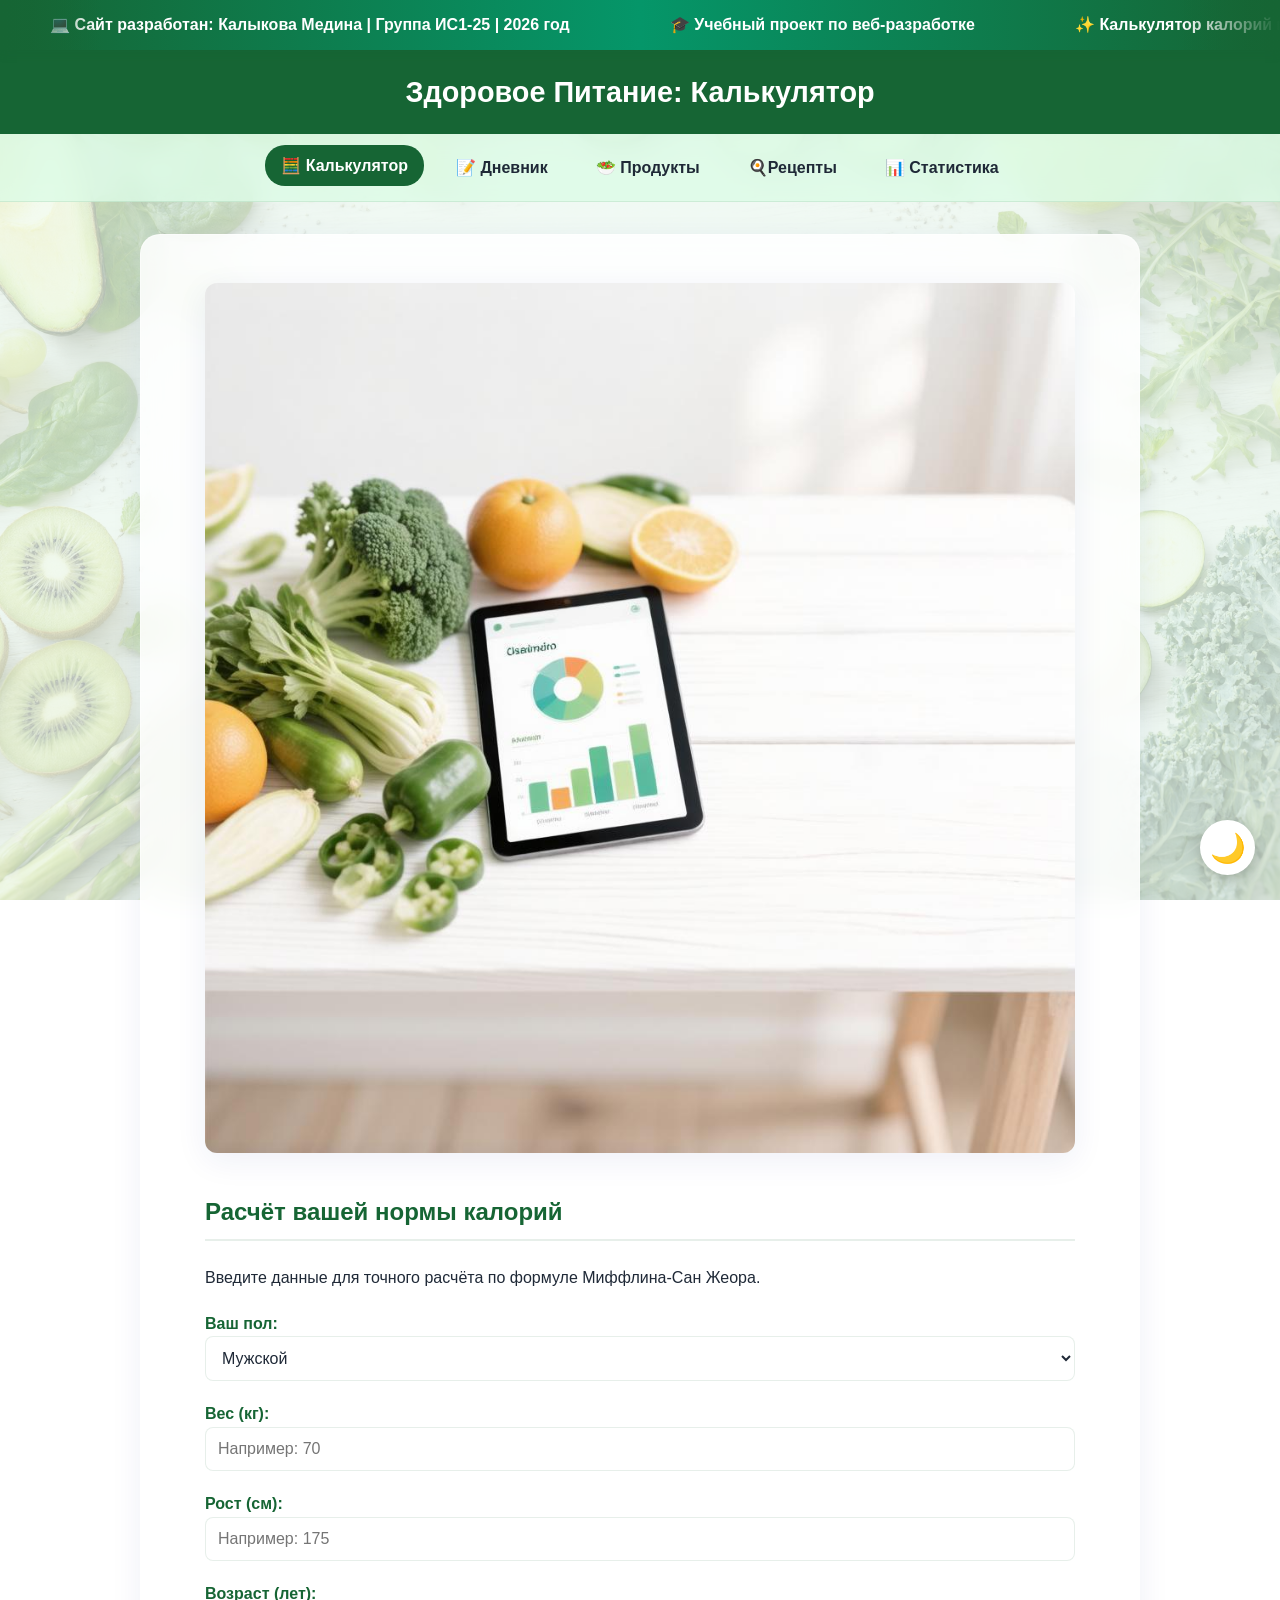
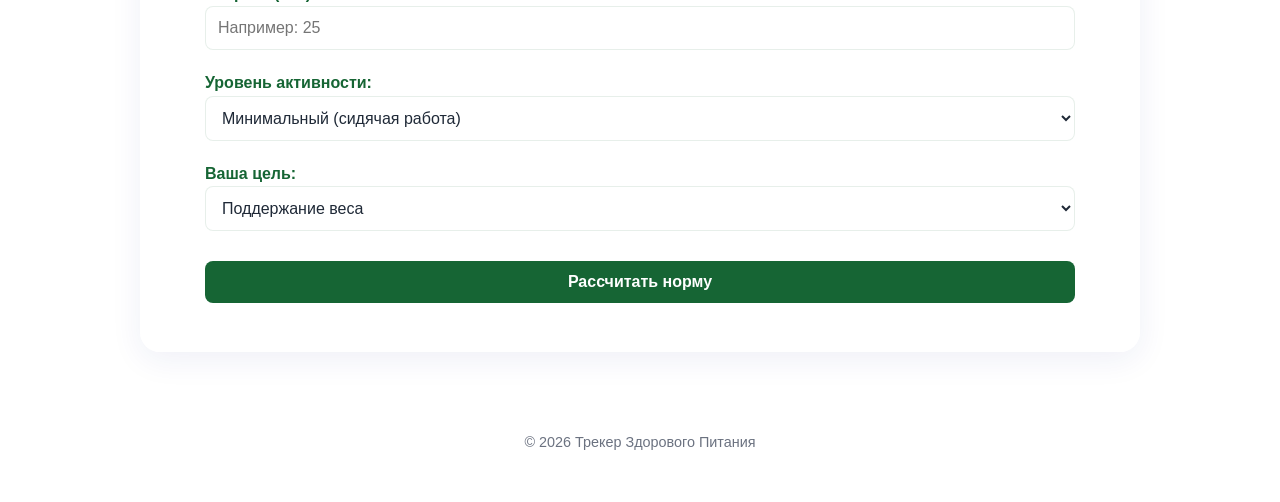
<file: index.html>
<!DOCTYPE html>
<html lang="ru">
<head>
    <meta charset="UTF-8" />
    <meta name="viewport" content="width=device-width, initial-scale=1.0" />
    <title>Калькулятор КБЖУ</title>
    <link rel="stylesheet" href="css/style.css" />
</head>
<body>
    <div class="author-marquee">
        <div class="marquee-content">
            <span>💻 Сайт разработан: Калыкова Медина | Группа ИС1-25 | 2026 год</span>
            <span>🎓 Учебный проект по веб-разработке</span>
            <span>✨ Калькулятор калорий и трекер здорового питания</span>
            <span>💻 Сайт разработан: Калыкова Медина | Группа ИС1-25 | 2026 год</span>
            <span>🎓 Учебный проект по веб-разработке</span>
            <span>✨ Калькулятор калорий и трекер здорового питания</span>
        </div>
    </div>
    <header><h1>Здоровое Питание: Калькулятор</h1></header>
    <nav>
        <ul>
            <li><a href="index.html" class="active">🧮 Калькулятор</a></li>
            <li><a href="diary.html">📝 Дневник</a></li>
            <li><a href="products.html">🥗 Продукты</a></li>
            <li><a href="recipes.html">🍳Рецепты</a></li>
            <li><a href="stats.html">📊 Статистика</a></li>
        </ul>
    </nav>
    <main>
     <!-- Баннер -->
    <div style="text-align: center; margin-bottom: 2rem;">
        <img src="images/hero-banner.jpg" alt="Здоровое питание и калькулятор калорий" style="max-width: 100%; height: auto; border-radius: 12px; box-shadow: var(--shadow);">
    </div>
        <h2>Расчёт вашей нормы калорий</h2>
        <p>Введите данные для точного расчёта по формуле Миффлина-Сан Жеора.</p>
        
        <form id="calc-form">
            <label for="gender">Ваш пол:</label>
            <select id="gender">
                <option value="male">Мужской</option>
                <option value="female">Женский</option>
            </select>

            <label for="weight">Вес (кг):</label>
            <input type="number" id="weight" placeholder="Например: 70" required min="30" max="300">
            
            <label for="height">Рост (см):</label>
            <input type="number" id="height" placeholder="Например: 175" required min="100" max="250">
            
            <label for="age">Возраст (лет):</label>
            <input type="number" id="age" placeholder="Например: 25" required min="10" max="100">

            <label for="activity">Уровень активности:</label>
            <select id="activity">
                <option value="1.2">Минимальный (сидячая работа)</option>
                <option value="1.375">Легкий (тренировки 1-3 раза в неделю)</option>
                <option value="1.55">Средний (тренировки 3-5 раз в неделю)</option>
                <option value="1.725">Высокий (тренировки 6-7 раз в неделю)</option>
                <option value="1.9">Экстремальный (тяжелый физ. труд)</option>
            </select>

            <label for="goal">Ваша цель:</label>
            <select id="goal">
                <option value="lose">Похудение (-20%)</option>
                <option value="maintain" selected>Поддержание веса</option>
                <option value="gain">Набор массы (+15%)</option>
            </select>
            
            <button type="submit">Рассчитать норму</button>
        </form>

        <div id="result" style="display:none; margin-top: 20px;">
            <h3 style="margin-top:0; color:var(--accent);">Ваша суточная норма:</h3>
            <div style="display: flex; justify-content: space-between; flex-wrap: wrap; gap: 10px; text-align: center;">
                <div style="flex: 1; min-width: 100px;">
                    <span style="font-size: 2rem; font-weight: bold; color: var(--accent);" id="res-cal">0</span><br><small>ккал</small>
                </div>
                <div style="flex: 1; min-width: 100px;">
                    <span style="font-size: 1.5rem; font-weight: bold;" id="res-prot">0</span> г<br><small>Белки</small>
                </div>
                <div style="flex: 1; min-width: 100px;">
                    <span style="font-size: 1.5rem; font-weight: bold;" id="res-fat">0</span> г<br><small>Жиры</small>
                </div>
                <div style="flex: 1; min-width: 100px;">
                    <span style="font-size: 1.5rem; font-weight: bold;" id="res-carb">0</span> г<br><small>Углеводы</small>
                </div>
            </div>
            <button onclick="resetCalculator()" style="margin-top: 20px; background: #ef4444; width: 100%;">
                🔄 Сбросить расчет
            </button>
        </div>
    </main>
    <footer><p>© 2026 Трекер Здорового Питания</p></footer>
    <button class="theme-toggle" onclick="toggleTheme()" aria-label="Переключить тему"><span id="theme-icon"></span></button>
    <script src="js/main.js"></script>
    <script src="js/calculator.js"></script>
</body>
</html>
</file>
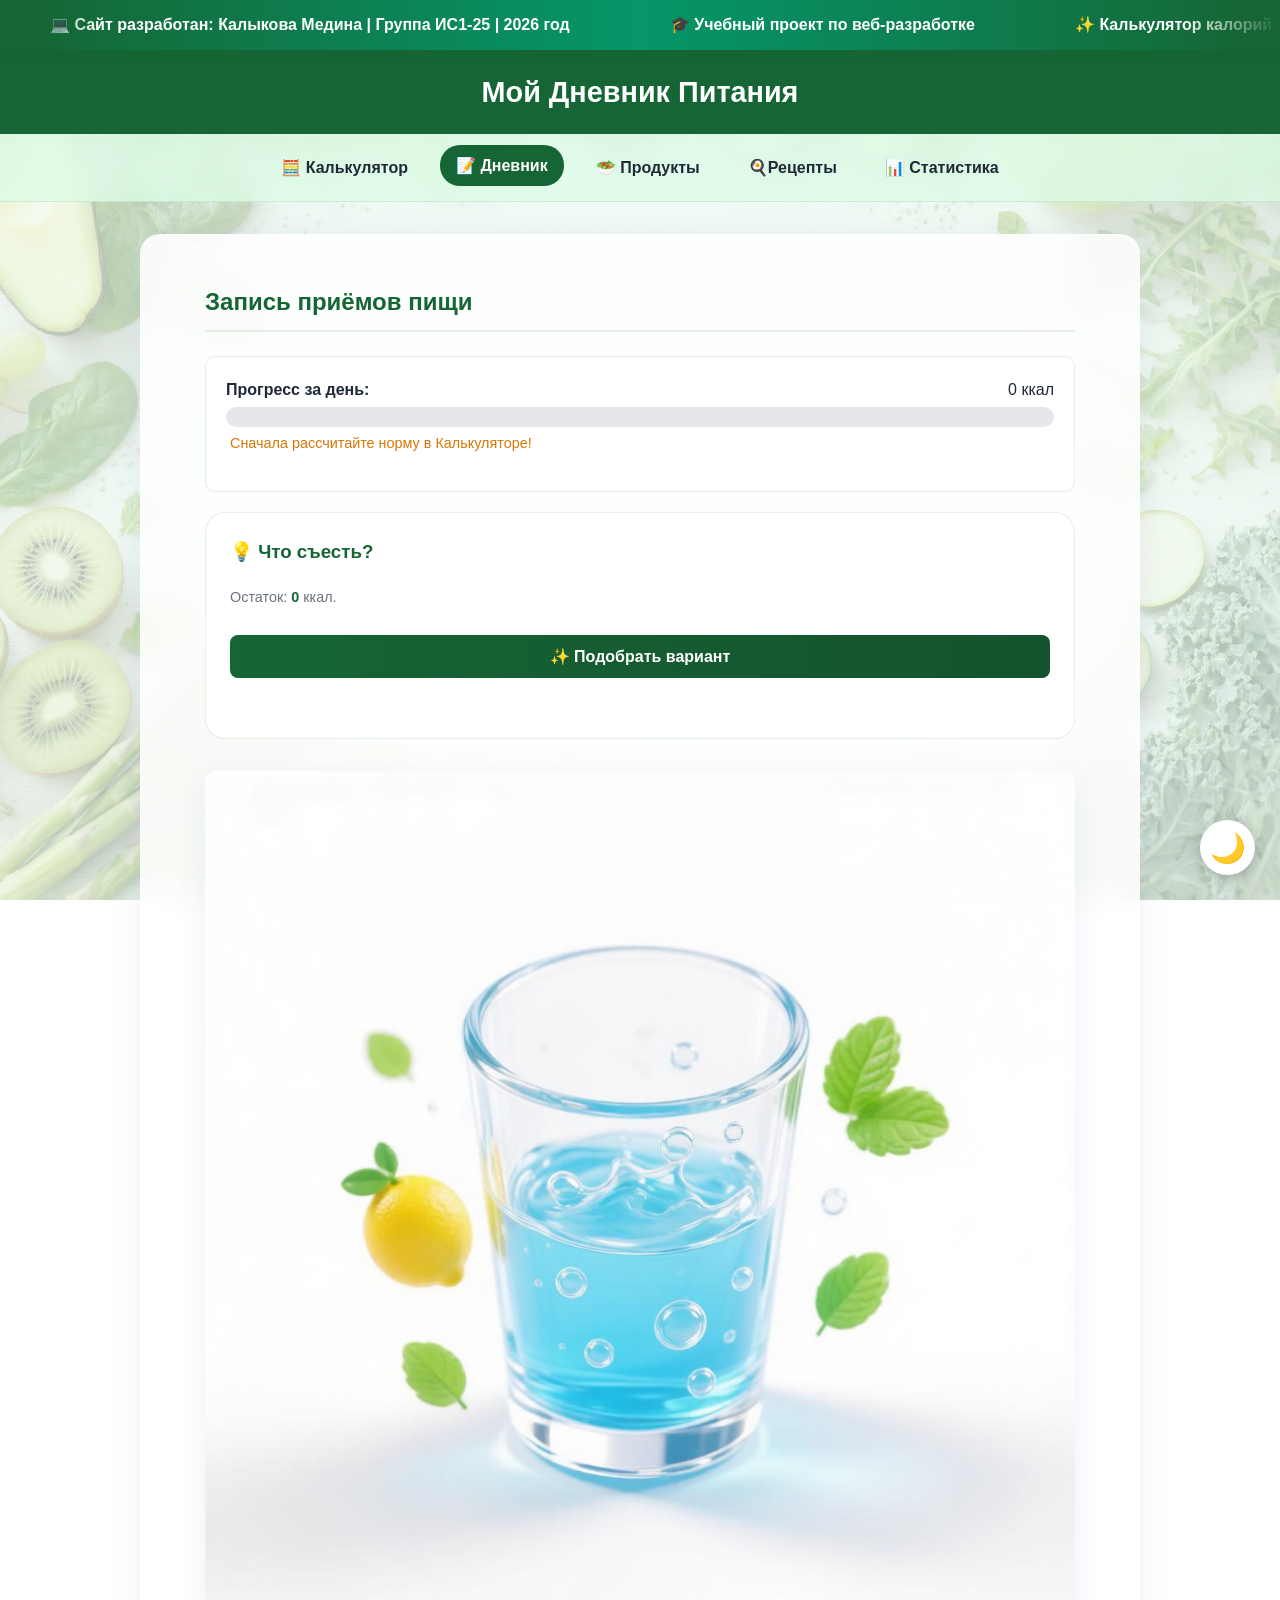
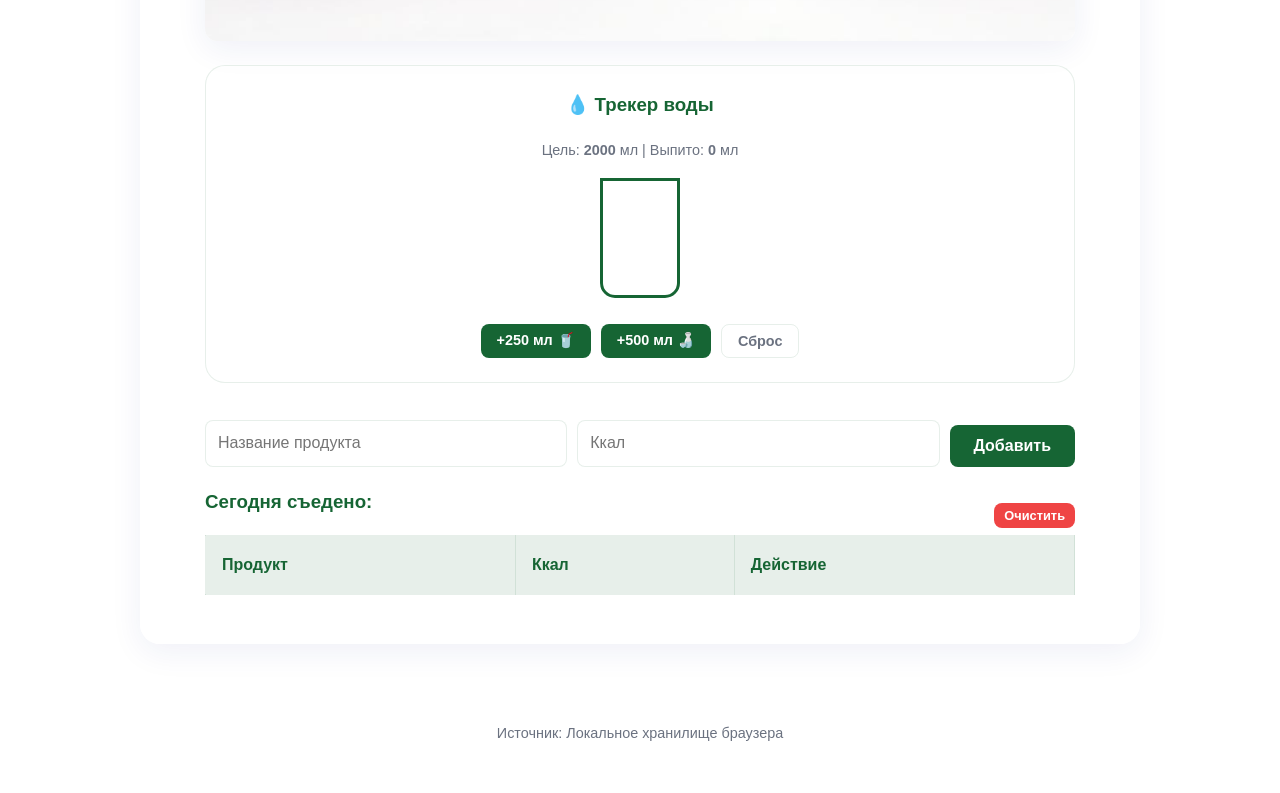
<file: diary.html>
<!DOCTYPE html>
<html lang="ru">
<head>
    <meta charset="UTF-8" />
    <meta name="viewport" content="width=device-width, initial-scale=1.0" />
    <title>Дневник питания</title>
    <link rel="stylesheet" href="css/style.css" />
</head>
<body>
    <div class="author-marquee">
        <div class="marquee-content">
            <span>💻 Сайт разработан: Калыкова Медина | Группа ИС1-25 | 2026 год</span>
            <span>🎓 Учебный проект по веб-разработке</span>
            <span>✨ Калькулятор калорий и трекер здорового питания</span>
            <span>💻 Сайт разработан: Калыкова Медина | Группа ИС1-25 | 2026 год</span>
            <span>🎓 Учебный проект по веб-разработке</span>
            <span>✨ Калькулятор калорий и трекер здорового питания</span>
        </div>
    </div>
    <header><h1>Мой Дневник Питания</h1></header>
    <nav>
        <ul>
            <li><a href="index.html">🧮 Калькулятор</a></li>
            <li><a href="diary.html" class="active">📝 Дневник</a></li>
            <li><a href="products.html">🥗 Продукты</a></li>
            <li><a href="recipes.html">🍳Рецепты</a></li>
            <li><a href="stats.html">📊 Статистика</a></li>
        </ul>
    </nav>
    <main>
        <h2>Запись приёмов пищи</h2>
        
        <!-- Прогресс -->
        <div style="background: var(--card-bg); padding: 20px; border-radius: 10px; margin-bottom: 20px; border: 1px solid var(--border-color);">
            <div style="display:flex; justify-content:space-between; margin-bottom:5px;">
                <strong>Прогресс за день:</strong>
                <span id="progress-text">0 / 0 ккал</span>
            </div>
            <div style="background:#e5e7eb; border-radius:10px; height:20px; overflow:hidden;">
                <div id="progress-bar" style="background:var(--accent); height:100%; width:0%; transition: width 0.5s, background-color 0.5s;"></div>
            </div>
            <p style="font-size:0.9rem; color:var(--text-muted); margin-top:5px;" id="status-msg">Рассчитайте норму в калькуляторе.</p>
        </div>

        <!-- Умный помощник -->
        <div style="margin-bottom: 2rem; padding: 1.5rem; border: 1px solid var(--border-color); border-radius: 20px; background: var(--card-bg);">
            <h3 style="margin-top:0; display:flex; align-items:center; gap:10px;">💡 Что съесть?</h3>
            <p style="font-size: 0.9rem; color: var(--text-muted); margin-bottom: 1rem;">
                Остаток: <strong id="remaining-cal" style="color:var(--accent)">0</strong> ккал.
            </p>
            <button onclick="suggestSnack()" style="width:100%; background: linear-gradient(90deg, var(--accent), var(--accent-hover));">✨ Подобрать вариант</button>
            <div id="snack-result" style="margin-top: 1rem; min-height: 20px;"></div>
        </div>
        <img src="images/water-glass.jpeg" alt=" Иллюстрация к трекеру воды" class="content-image">
        <!-- Трекер воды -->
        <div style="margin-bottom: 2rem; padding: 1.5rem; text-align: center; border: 1px solid var(--border-color); border-radius: 20px; background: var(--card-bg);">
            <h3 style="margin-top:0;">💧 Трекер воды</h3>
            <p style="font-size: 0.9rem; color: var(--text-muted); margin-bottom: 1rem;">
                Цель: <strong id="water-goal">2000</strong> мл | Выпито: <strong id="water-current">0</strong> мл
            </p>
            <div style="position: relative; width: 80px; height: 120px; margin: 0 auto 1rem; border: 3px solid var(--accent); border-radius: 0 0 15px 15px; overflow: hidden; background: rgba(255,255,255,0.1);">
                <div id="water-fill" style="position: absolute; bottom: 0; left: 0; width: 100%; height: 0%; background: linear-gradient(to top, #3b82f6, #60a5fa); transition: height 0.5s ease-out;"></div>
            </div>
            <div style="display: flex; gap: 10px; justify-content: center; flex-wrap: wrap;">
                <button onclick="addWater(250)" style="padding: 8px 16px; font-size: 0.9rem;">+250 мл 🥤</button>
                <button onclick="addWater(500)" style="padding: 8px 16px; font-size: 0.9rem;">+500 мл 🍶</button>
                <button onclick="resetWater()" style="background: transparent; border: 1px solid var(--border-color); color: var(--text-muted); padding: 8px 16px; font-size: 0.9rem;">Сброс</button>
            </div>
        </div>

        <!-- Форма добавления -->
        <div class="add-food">
            <input type="text" id="food-name" placeholder="Название продукта" inputmode="text">
            <input type="number" id="food-cal" placeholder="Ккал">
            <button onclick="addFood()">Добавить</button>
        </div>

        <div style="display:flex; justify-content:space-between; align-items:center; margin-top:20px;">
            <h3>Сегодня съедено:</h3>
            <button onclick="clearDiary()" style="background:#ef4444; font-size:0.8rem; padding:5px 10px;">Очистить</button>
        </div>
        
        <table id="diary-table">
            <thead><tr><th>Продукт</th><th>Ккал</th><th>Действие</th></tr></thead>
            <tbody></tbody>
        </table>
    </main>
    <footer><p>Источник: Локальное хранилище браузера</p></footer>
    <button class="theme-toggle" onclick="toggleTheme()" aria-label="Переключить тему"><span id="theme-icon"></span></button>
    <script src="js/main.js"></script>
    <script src="js/diary.js"></script>
</body>
</html>
</file>
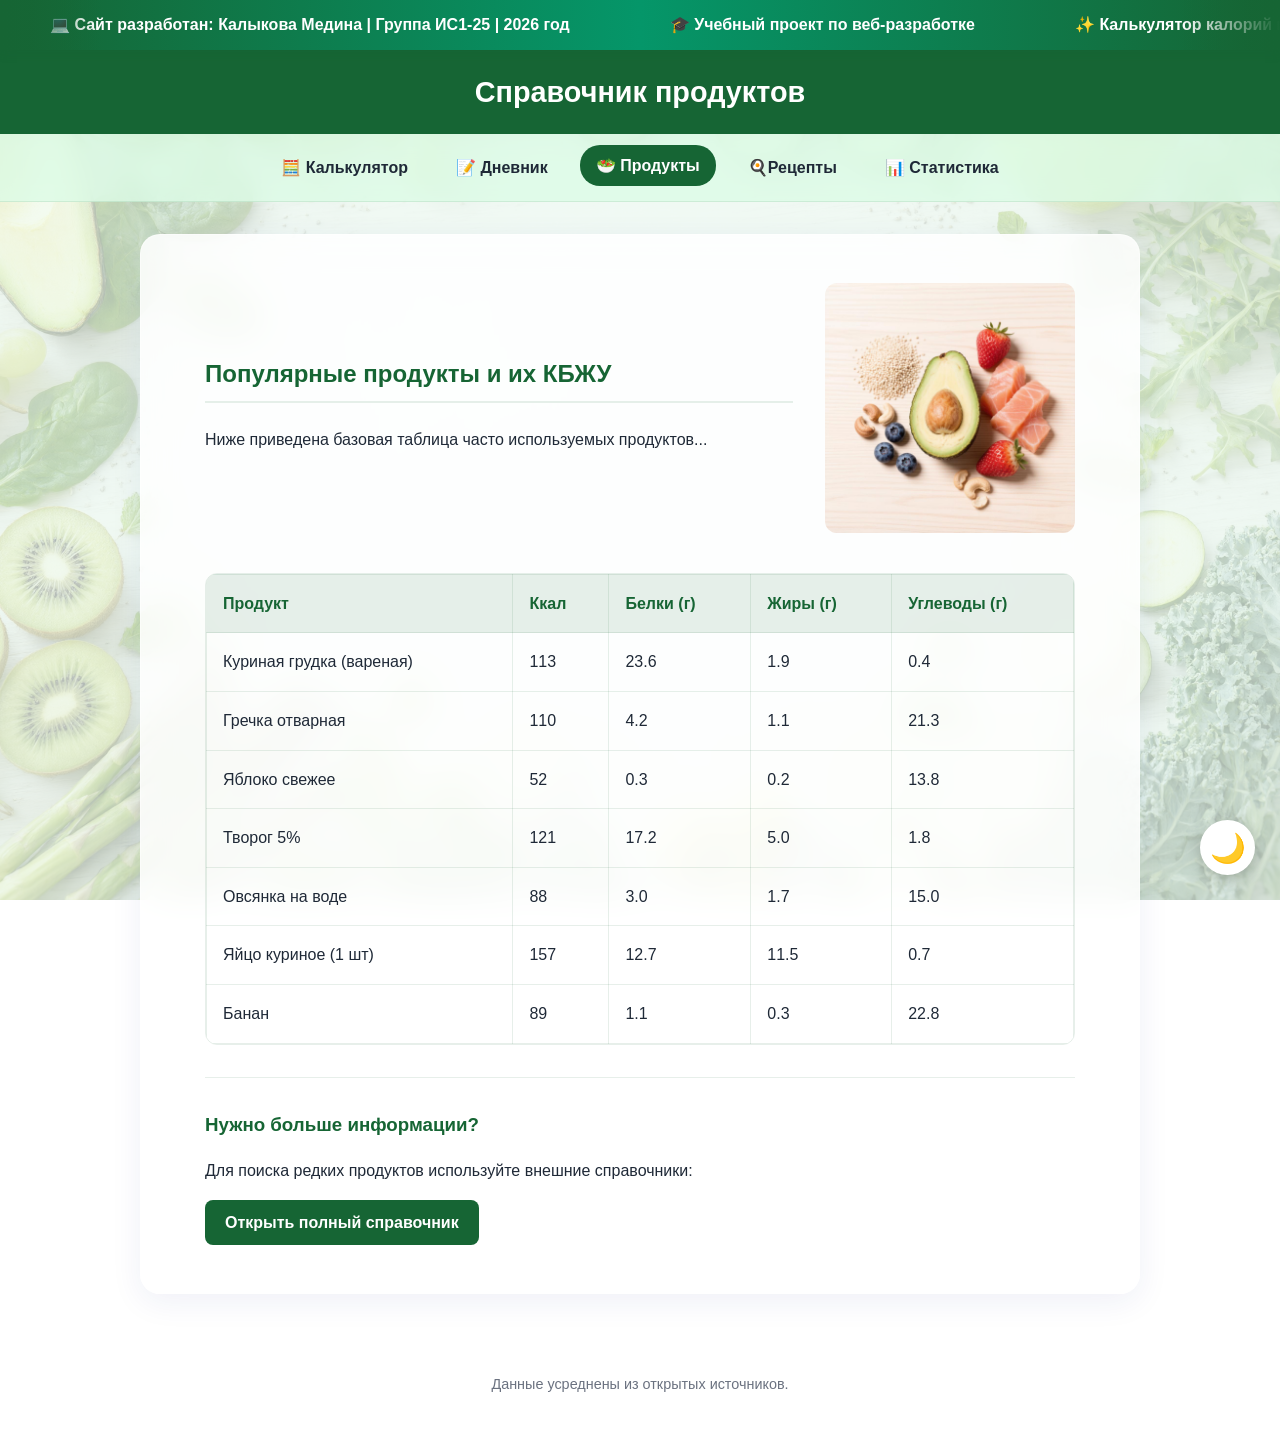
<file: products.html>
<!DOCTYPE html>
<html lang="ru">
<head>
    <meta charset="UTF-8" />
    <meta name="viewport" content="width=device-width, initial-scale=1.0" />
    <title>База продуктов</title>
    <link rel="stylesheet" href="css/style.css" />
</head>
<body>
    <div class="author-marquee">
        <div class="marquee-content">
            <span>💻 Сайт разработан: Калыкова Медина | Группа ИС1-25 | 2026 год</span>
            <span>🎓 Учебный проект по веб-разработке</span>
            <span>✨ Калькулятор калорий и трекер здорового питания</span>
            <span>💻 Сайт разработан: Калыкова Медина | Группа ИС1-25 | 2026 год</span>
            <span>🎓 Учебный проект по веб-разработке</span>
            <span>✨ Калькулятор калорий и трекер здорового питания</span>
        </div>
    </div>
    <header><h1>Справочник продуктов</h1></header>
    <nav>
        <ul>
            <li><a href="index.html">🧮 Калькулятор</a></li>
            <li><a href="diary.html">📝 Дневник</a></li>
            <li><a href="products.html" class="active">🥗 Продукты</a></li>
            <li><a href="recipes.html">🍳Рецепты</a></li>
            <li><a href="stats.html">📊 Статистика</a></li>
        </ul>
    </nav>
    <main>
        <div style="display: flex; align-items: center; gap: 2rem; flex-wrap: wrap; margin-bottom: 2rem;">
            <div style="flex: 1; min-width: 300px;">
                <h2>Популярные продукты и их КБЖУ</h2>
                <p>Ниже приведена базовая таблица часто используемых продуктов...</p>
            </div>
            <div style="flex: 0 0 250px;">
                <img src="images/healthy-food.png" alt="Полезные продукты" style="width: 100%; border-radius: 12px;">
            </div>
        </div>
        
        <div class="table-container">
            <table>
                <thead>
                    <tr><th>Продукт</th><th>Ккал</th><th>Белки (г)</th><th>Жиры (г)</th><th>Углеводы (г)</th></tr>
                </thead>
                <tbody>
                    <tr><td>Куриная грудка (вареная)</td><td>113</td><td>23.6</td><td>1.9</td><td>0.4</td></tr>
                    <tr><td>Гречка отварная</td><td>110</td><td>4.2</td><td>1.1</td><td>21.3</td></tr>
                    <tr><td>Яблоко свежее</td><td>52</td><td>0.3</td><td>0.2</td><td>13.8</td></tr>
                    <tr><td>Творог 5%</td><td>121</td><td>17.2</td><td>5.0</td><td>1.8</td></tr>
                    <tr><td>Овсянка на воде</td><td>88</td><td>3.0</td><td>1.7</td><td>15.0</td></tr>
                    <tr><td>Яйцо куриное (1 шт)</td><td>157</td><td>12.7</td><td>11.5</td><td>0.7</td></tr>
                    <tr><td>Банан</td><td>89</td><td>1.1</td><td>0.3</td><td>22.8</td></tr>
                </tbody>
            </table>
        </div>
        <hr style="margin: 2rem 0; border: 0; border-top: 1px solid var(--border-color);">
        <h3>Нужно больше информации?</h3>
        <p>Для поиска редких продуктов используйте внешние справочники:</p>
        <a href="https://ru.wikipedia.org/wiki/Список_энергетической_ценности_продуктов" target="_blank" style="display:inline-block; background:var(--accent); color:white; padding:10px 20px; border-radius:8px; font-weight:bold;">Открыть полный справочник</a>
    </main>
    <footer><p>Данные усреднены из открытых источников.</p></footer>
    <button class="theme-toggle" onclick="toggleTheme()" aria-label="Переключить тему"><span id="theme-icon"></span></button>
    <script src="js/main.js"></script>
</body>
</html>
</file>
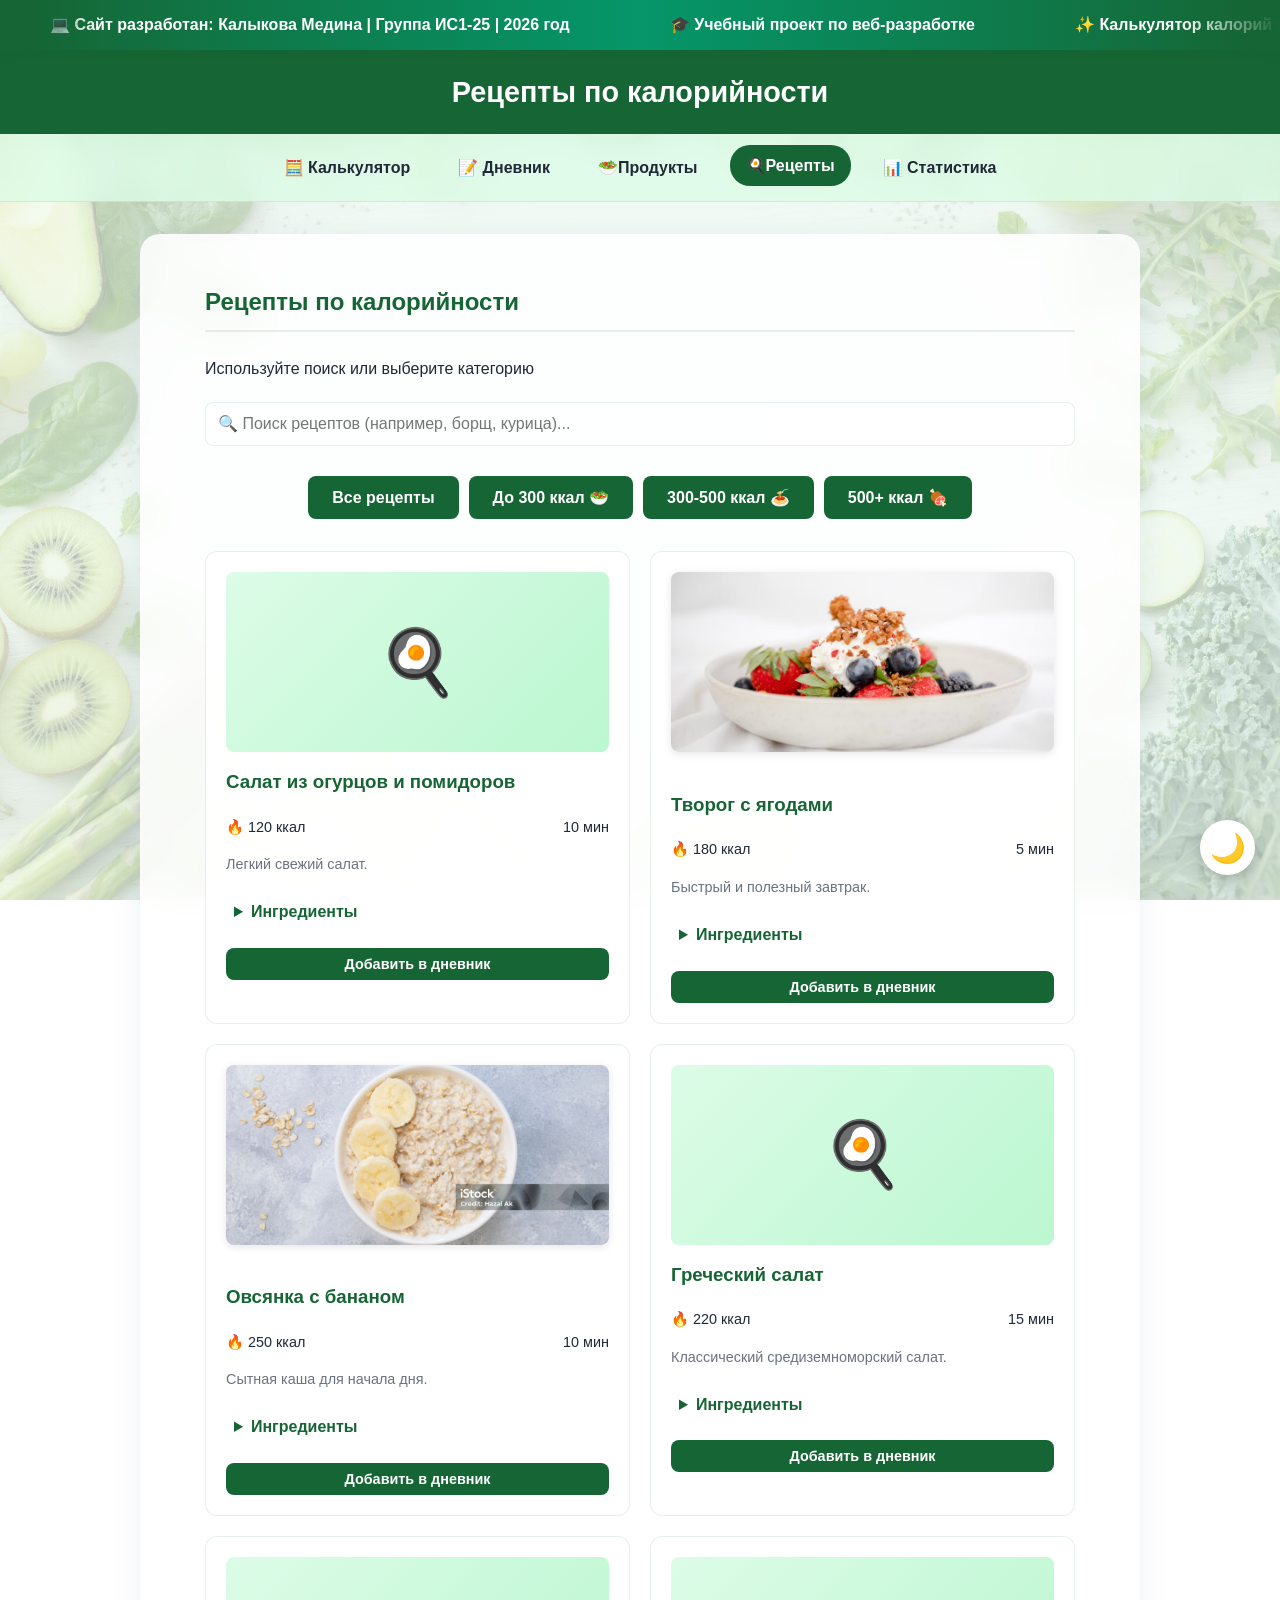
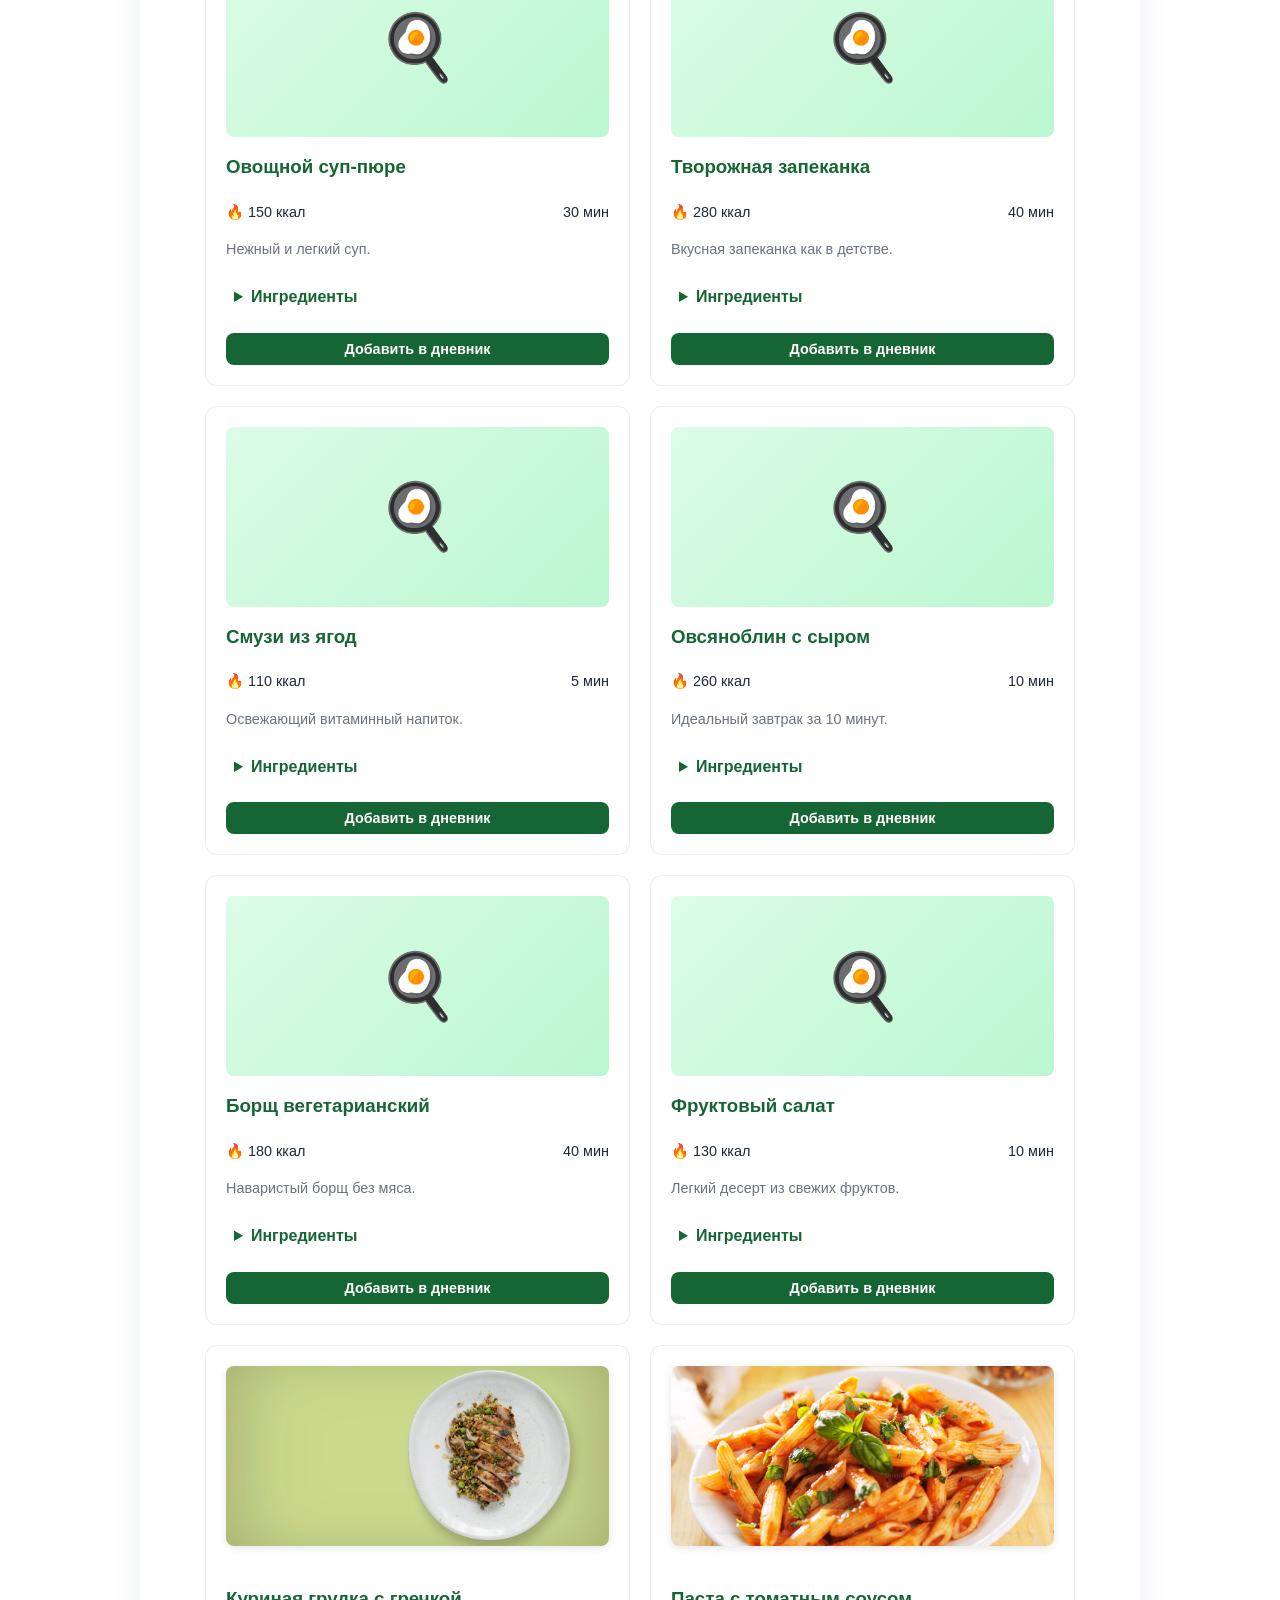
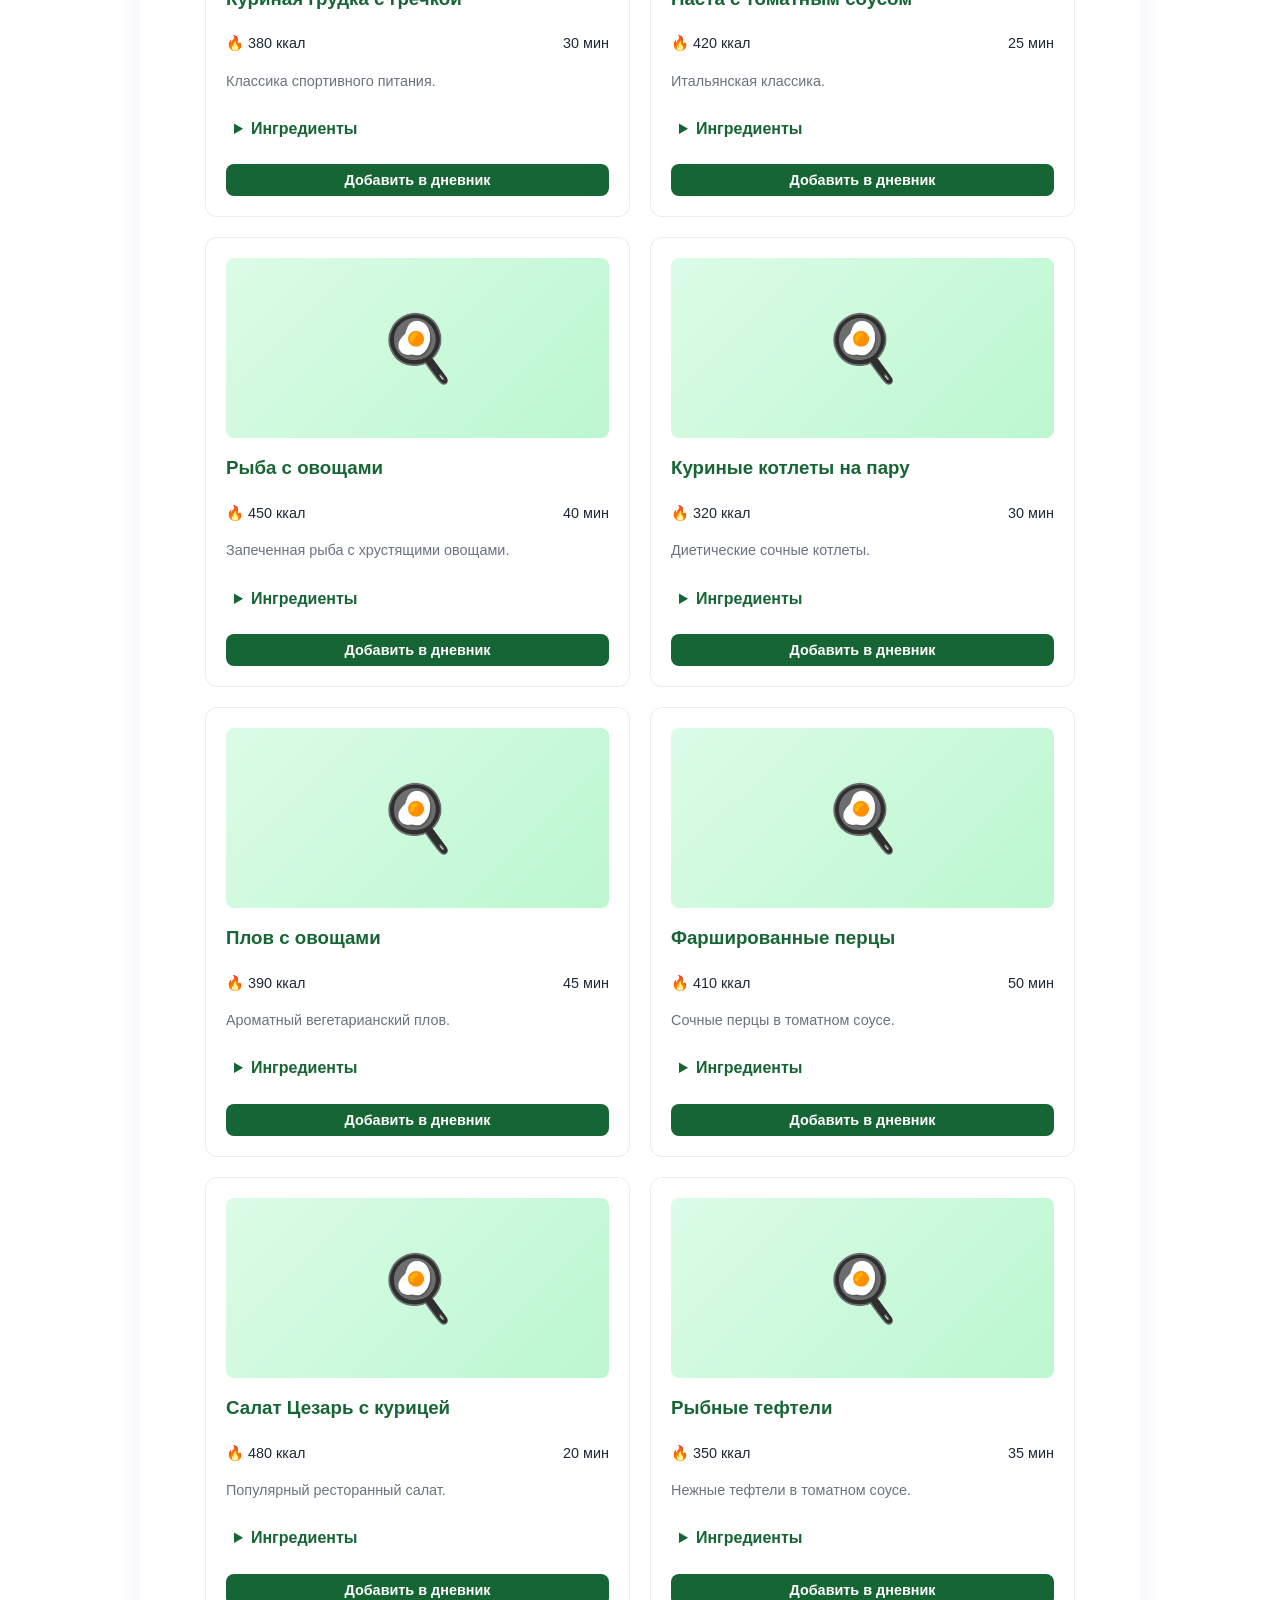
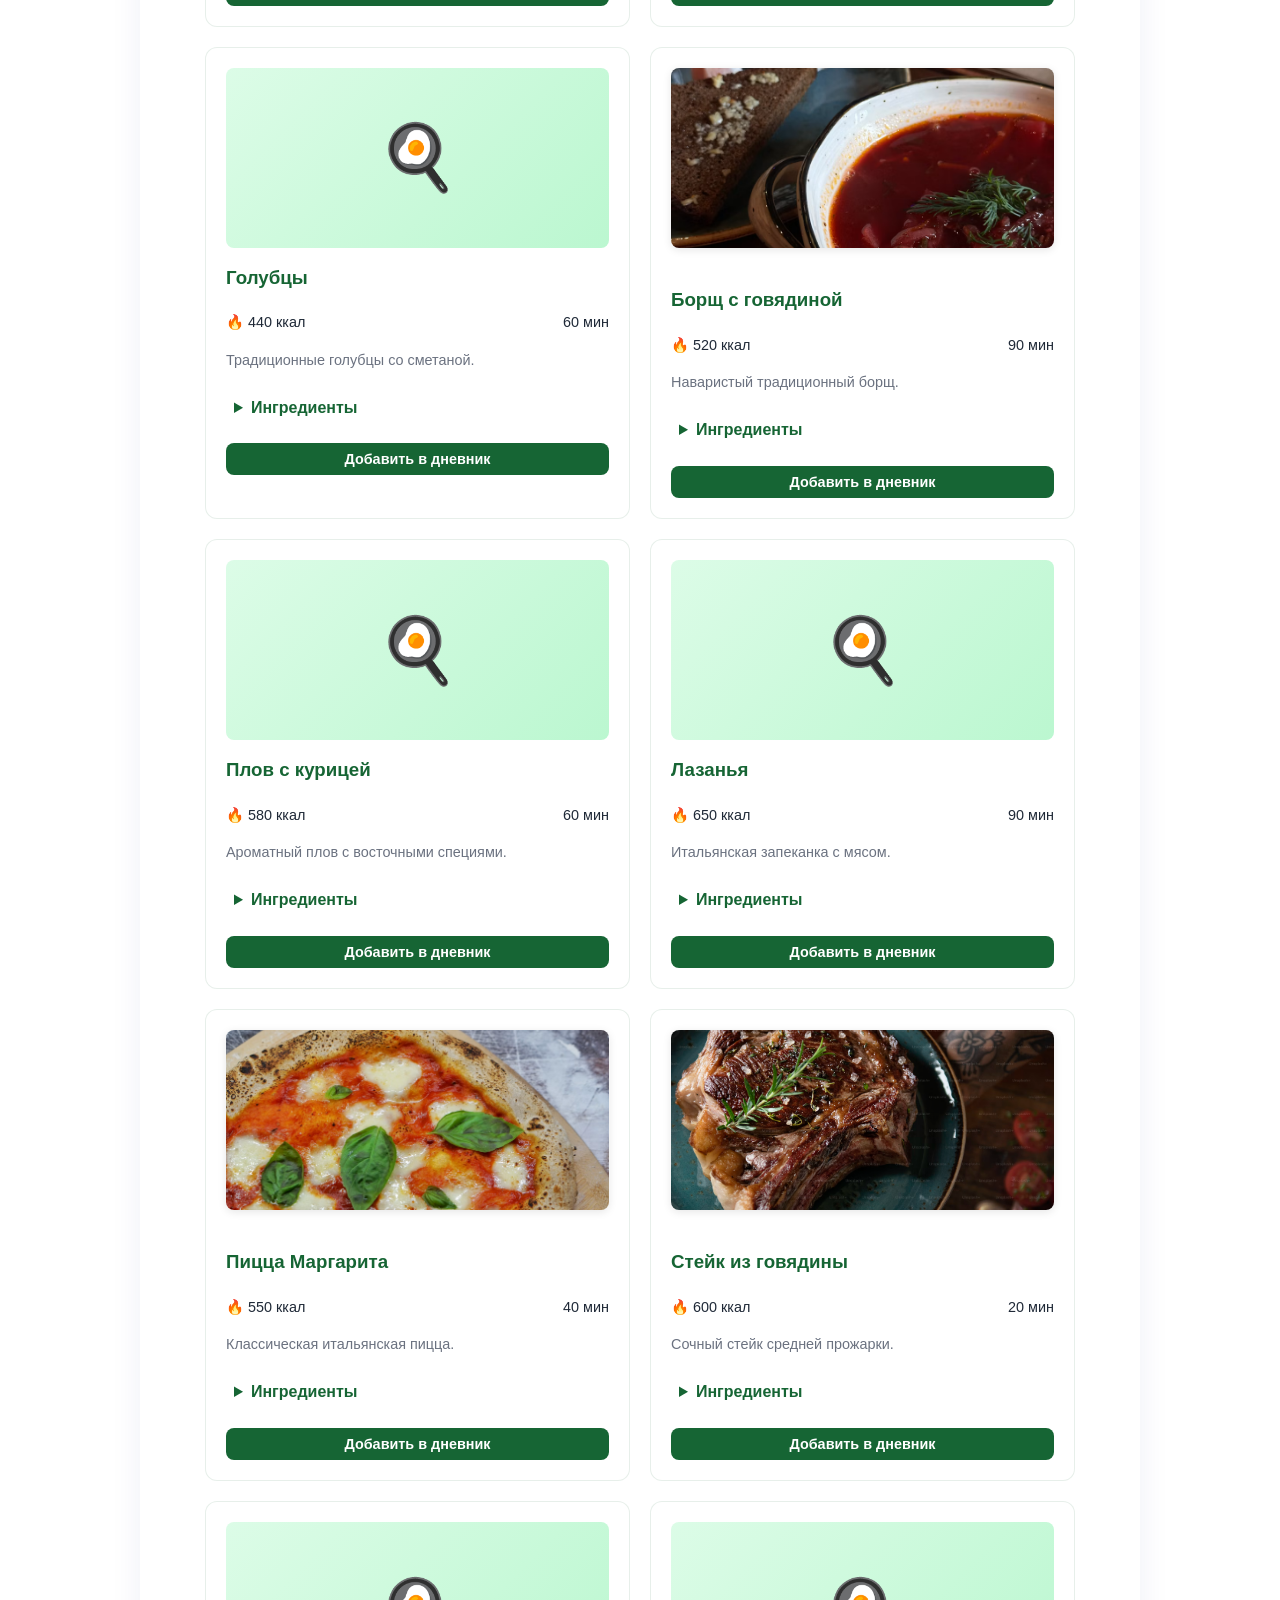
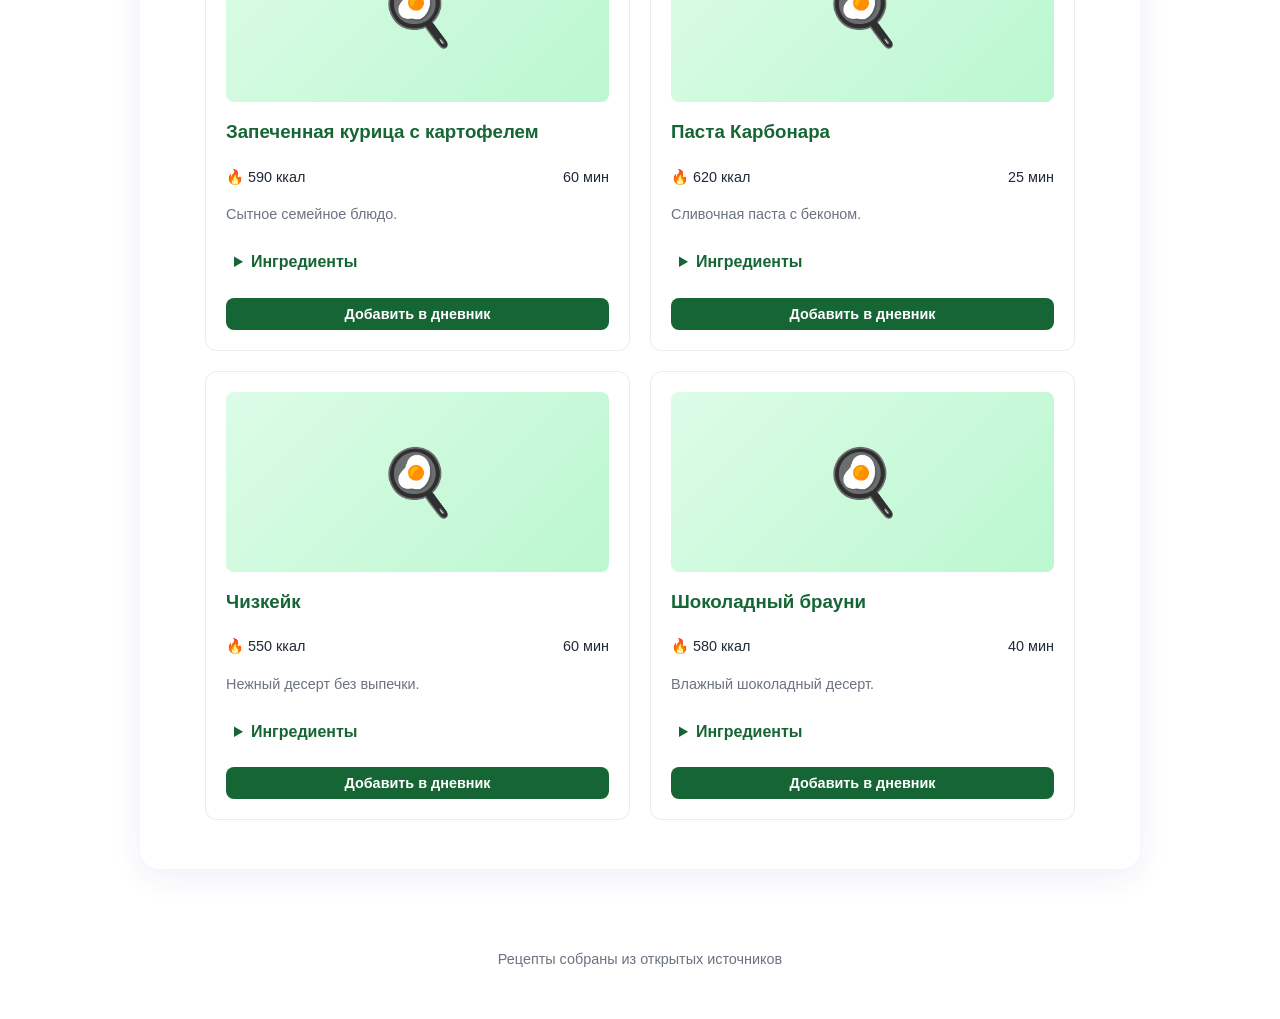
<file: recipes.html>
<!DOCTYPE html>
<html lang="ru">
<head>
    <meta charset="UTF-8" />
    <meta name="viewport" content="width=device-width, initial-scale=1.0" />
    <title>Рецепты по калорийности</title>
    <link rel="stylesheet" href="css/style.css" />
</head>
<body>
    <div class="author-marquee">
        <div class="marquee-content">
            <span>💻 Сайт разработан: Калыкова Медина | Группа ИС1-25 | 2026 год</span>
            <span>🎓 Учебный проект по веб-разработке</span>
            <span>✨ Калькулятор калорий и трекер здорового питания</span>
            <span>💻 Сайт разработан: Калыкова Медина | Группа ИС1-25 | 2026 год</span>
            <span>🎓 Учебный проект по веб-разработке</span>
            <span>✨ Калькулятор калорий и трекер здорового питания</span>
        </div>
    </div>
    <header><h1> Рецепты по калорийности</h1></header>
    <nav>
        <ul>
            <li><a href="index.html">🧮 Калькулятор</a></li>
            <li><a href="diary.html">📝 Дневник</a></li>
            <li><a href="products.html">🥗Продукты</a></li>
            <li><a href="recipes.html" class="active"> 🍳Рецепты</a></li>
            <li><a href="stats.html">📊 Статистика</a></li>
        </ul>
    </nav>
    <main>
        <h2>Рецепты по калорийности</h2>
        <p>Используйте поиск или выберите категорию</p>
        
        <!-- Строка поиска -->
        <input type="text" id="search-input" placeholder="🔍 Поиск рецептов (например, борщ, курица)..." 
               oninput="searchRecipes()" 
               style="width: 100%; padding: 12px; margin-bottom: 20px; border-radius: 8px; border: 1px solid var(--border-color); font-size: 1rem;">
        
        <!-- Фильтры -->
        <div style="display: flex; gap: 10px; flex-wrap: wrap; margin-bottom: 2rem; justify-content: center;">
            <button onclick="filterRecipes('all')">Все рецепты</button>
            <button onclick="filterRecipes('low')">До 300 ккал 🥗</button>
            <button onclick="filterRecipes('medium')">300-500 ккал 🍝</button>
            <button onclick="filterRecipes('high')">500+ ккал 🍖</button>
        </div>

        <!-- Сетка рецептов -->
        <div id="recipes-grid" style="display: grid; grid-template-columns: repeat(auto-fill, minmax(280px, 1fr)); gap: 20px;">
            <!-- Рецепты будут добавлены через JavaScript -->
        </div>
    </main>
    <footer><p>Рецепты собраны из открытых источников</p></footer>
    <button class="theme-toggle" onclick="toggleTheme()" aria-label="Переключить тему"><span id="theme-icon"></span></button>
    <script src="js/main.js"></script>
    <script src="js/recipes.js"></script>
</body>
</html>
</file>
<file: css/style.css>
/* =========================================
   ПЕРЕМЕННЫЕ И ТЕМЫ
   ========================================= */
   :root {
    --bg-gradient: linear-gradient(135deg, #f0fdf4 0%, #dcfce7 100%);
    --card-bg: rgba(255, 255, 255, 0.85);
    --text-color: #1f2937;
    --text-muted: #6b7280;
    --header-bg: #166534;
    --nav-bg: rgba(220, 252, 231, 0.8);
    --accent: #166534;
    --accent-hover: #14532d;
    --border-color: rgba(22, 101, 52, 0.1);
    --glass-border: rgba(255, 255, 255, 0.4);
    --shadow: 0 8px 32px 0 rgba(31, 38, 135, 0.07);
}

[data-theme="dark"] {
    --bg-gradient: linear-gradient(135deg, #111827 0%, #064e3b 100%);
    --card-bg: rgba(31, 41, 55, 0.7);
    --text-color: #f3f4f6;
    --text-muted: #9ca3af;
    --header-bg: #064e3b;
    --nav-bg: rgba(6, 78, 59, 0.8);
    --accent: #4ade80;
    --accent-hover: #22c55e;
    --border-color: rgba(255, 255, 255, 0.1);
    --glass-border: rgba(255, 255, 255, 0.08);
    --shadow: 0 8px 32px 0 rgba(0, 0, 0, 0.3);
}

/* =========================================
   БАЗА И ТИПОГРАФИКА
   ========================================= */
* { box-sizing: border-box; }

body {
    font-family: 'Segoe UI', Tahoma, Geneva, Verdana, sans-serif;
    margin: 0; padding: 0;
    color: var(--text-color);
    line-height: 1.6;
    min-height: 100vh;
    transition: background 0.3s ease, color 0.3s ease;
    
    background-image: url('../images/Fon.png');
    background-size: cover;
    background-position: center;
    background-attachment: fixed; 
    background-repeat: no-repeat;
    position: relative;
}
/* Светлая тема */
body::before {
    content: '';
    position: fixed;
    top: 0; left: 0; width: 100%; height: 100%;
    background: rgba(240, 253, 244, 0.7); /* Было 0.85, стало 0.7. Картинка будет видна лучше */
    z-index: -1;
}

/* Темная тема */
[data-theme="dark"] body::before {
    background: rgba(17, 24, 39, 0.8); /* Было 0.9, стало 0.8 */
}

h1, h2, h3 { margin-top: 0; color: var(--accent); }
h2 { border-bottom: 2px solid var(--border-color); padding-bottom: 0.5rem; margin-bottom: 1.5rem; }
p { margin-bottom: 1rem; }
a { color: var(--accent); text-decoration: none; transition: color 0.2s; }
a:hover { color: var(--accent-hover); }

/* =========================================
   КОМПОНЕНТЫ
   ========================================= */
header {
    background-color: var(--header-bg);
    color: white;
    padding: 1.2rem;
    text-align: center;
    box-shadow: 0 2px 10px rgba(0,0,0,0.1);
}
header h1 { color: white; margin: 0; font-size: 1.8rem; }

nav {
    background-color: var(--nav-bg);
    backdrop-filter: blur(10px);
    -webkit-backdrop-filter: blur(10px);
    padding: 0.8rem 1rem;
    position: sticky; top: 0; z-index: 100;
    border-bottom: 1px solid var(--border-color);
}
nav ul { list-style: none; margin: 0; padding: 0; display: flex; flex-wrap: wrap; gap: 1rem; justify-content: center; }
nav a {
    color: var(--text-color); font-weight: 600; padding: 0.5rem 1rem;
    border-radius: 20px; transition: all 0.3s ease; display: flex; align-items: center; gap: 5px;
}
nav a:hover, nav a.active { background-color: var(--accent); color: white; transform: translateY(-2px); }

main {
    background: rgba(255, 255, 255, 0.4); /* Сделайте фон карточки полупрозрачным */
    backdrop-filter: blur(15px); /* Усильте размытие */
    -webkit-backdrop-filter: blur(15px);
    border: 1px solid rgba(255, 255, 255, 0.5); /* Сделайте рамку чуть заметнее */
    max-width: 1400px; /* было 900px, стало шире */
    margin: 2rem auto;
    padding: 3rem 4rem;
    background: var(--card-bg);
    backdrop-filter: blur(16px);
    -webkit-backdrop-filter: blur(16px);
    border: 1px solid var(--glass-border);
    border-radius: 20px;
    box-shadow: var(--shadow);
    transition: background 0.3s ease, border-color 0.3s ease;
    max-width: 1000px
}
/* Таблицы */
.table-container { width: 100%; overflow-x: auto; margin: 1.5rem 0; border-radius: 12px; border: 1px solid var(--border-color); }
table { width: 100%; border-collapse: collapse; min-width: 600px; }
th, td { border: 1px solid var(--border-color); padding: 1rem; text-align: left; }
th { background-color: rgba(22, 101, 52, 0.1); color: var(--accent); font-weight: bold; }
tbody tr { transition: background-color 0.2s ease; }
tbody tr:hover { background-color: rgba(22, 101, 52, 0.05); }

/* Формы и кнопки */
input, select {
    width: 100%; padding: 12px; margin: 5px 0 15px;
    border: 1px solid var(--border-color); border-radius: 8px;
    font-size: 1rem; background: rgba(255, 255, 255, 0.5); color: var(--text-color);
    transition: all 0.3s ease;
}
[data-theme="dark"] input, [data-theme="dark"] select { background: rgba(0, 0, 0, 0.2); }
input:focus, select:focus { outline: none; border-color: var(--accent); box-shadow: 0 0 0 3px rgba(22, 101, 52, 0.15); transform: scale(1.01); }

button {
    background-color: var(--accent); color: white; border: none;
    padding: 12px 24px; border-radius: 8px; cursor: pointer;
    font-size: 1rem; font-weight: 600; transition: all 0.3s cubic-bezier(0.25, 0.8, 0.25, 1);
    margin-top: 10px;
}
button:hover { background-color: var(--accent-hover); transform: translateY(-3px); box-shadow: 0 7px 14px rgba(22, 101, 52, 0.2); }
button:active { transform: translateY(-1px); }

.add-food { display: flex; gap: 10px; flex-wrap: wrap; margin-bottom: 20px; }
.add-food input { flex: 1; min-width: 150px; margin-bottom: 0; }

/* Специфичные блоки */
#calc-form { display: flex; flex-direction: column; gap: 5px; margin-top: 20px; }
#calc-form label { font-weight: bold; color: var(--accent); margin-bottom: -10px; }
#result {
    background-color: rgba(220, 252, 231, 0.5); padding: 20px;
    border-radius: 12px; border-left: 5px solid var(--accent);
    margin-top: 20px; animation: fadeIn 0.5s ease-in-out;
}
[data-theme="dark"] #result { background-color: rgba(6, 78, 59, 0.3); }

footer { text-align: center; padding: 2rem; color: var(--text-muted); font-size: 0.9rem; margin-top: 2rem; }

/* Кнопка темы */
.theme-toggle {
    position: fixed; bottom: 25px; right: 25px; width: 55px; height: 55px;
    border-radius: 50%; border: none; background-color: white; color: #1f2937;
    box-shadow: 0 4px 15px rgba(0,0,0,0.2); cursor: pointer; z-index: 1000;
    display: flex; align-items: center; justify-content: center; font-size: 1.8rem;
    transition: transform 0.2s, box-shadow 0.2s;
}
.theme-toggle:hover { transform: scale(1.1); box-shadow: 0 6px 20px rgba(0,0,0,0.3); }

@keyframes fadeIn { from { opacity: 0; transform: translateY(-10px); } to { opacity: 1; transform: translateY(0); } }

@media (max-width: 600px) {
    main { margin: 1rem; padding: 1.5rem; }
    nav ul { gap: 0.5rem; }
    nav a { font-size: 0.9rem; padding: 0.4rem 0.8rem; }
    .add-food { flex-direction: column; }
    .add-food input, .add-food button { width: 100%; }
}

/* Универсальный стиль для картинок в контенте */
.content-image {
    max-width: 100%;       /* Не вылезает за пределы контейнера */
    height: auto;          /* Сохраняет пропорции */
    border-radius: 12px;   /* Скругленные углы */
    box-shadow: var(--shadow); /* Тень как у карточек */
    display: block;
    margin: 1.5rem auto;   /* Центрирование */
    transition: transform 0.3s ease;
}

.content-image:hover {
    transform: scale(1.02); /* Легкое увеличение при наведении */
}

/* Стили для карточек рецептов */
.recipe-card:hover {
    transform: translateY(-5px);
    box-shadow: 0 10px 25px rgba(0,0,0,0.1);
}

.recipe-card details {
    margin-top: 10px;
}

.recipe-card summary {
    padding: 8px;
    border-radius: 6px;
    transition: background 0.2s;
}

.recipe-card summary:hover {
    background: rgba(22, 101, 52, 0.1);
}

.recipe-card ul {
    margin: 10px 0;
}

.recipe-card li {
    margin-bottom: 5px;
    color: var(--text-color);
}
/* Стили для карточек рецептов */
.recipe-card:hover {
    transform: translateY(-5px);
    box-shadow: 0 10px 25px rgba(0,0,0,0.1);
}

.recipe-card details {
    margin-top: 10px;
}

.recipe-card summary {
    padding: 8px;
    border-radius: 6px;
    transition: background 0.2s;
}

.recipe-card summary:hover {
    background: rgba(22, 101, 52, 0.1);
}

.recipe-card ul {
    margin: 10px 0;
}

.recipe-card li {
    margin-bottom: 5px;
    color: var(--text-color);
}

/* Бегущая строка авторства */
.author-marquee {
    background: linear-gradient(90deg, #166534 0%, #059669 50%, #166534 100%);
    color: white;
    padding: 12px 0;
    overflow: hidden;
    position: relative;
    /* margin-top: 2rem;  <-- УБЕРИТЕ эту строку, так как теперь баннер сверху */
    box-shadow: 0 2px 10px rgba(22, 101, 52, 0.3);
}

/* ... остальной CSS без изменений ... */

.author-marquee::before,
.author-marquee::after {
    content: '';
    position: absolute;
    top: 0;
    width: 100px;
    height: 100%;
    z-index: 2;
}

.author-marquee::before {
    left: 0;
    background: linear-gradient(to right, #166534, transparent);
}

.author-marquee::after {
    right: 0;
    background: linear-gradient(to left, #166534, transparent);
}

.marquee-content {
    display: flex;
    animation: marquee 20s linear infinite;
    white-space: nowrap;
}

.marquee-content span {
    display: inline-block;
    padding: 0 50px;
    font-size: 1rem;
    font-weight: 600;
}

@keyframes marquee {
    0% {
        transform: translateX(0);
    }
    100% {
        transform: translateX(-50%);
    }
}

/* Пауза при наведении */
.author-marquee:hover .marquee-content {
    animation-play-state: paused;
}
/* Стили для изображений рецептов */
.recipe-image {
    width: 100%;
    height: 180px;
    object-fit: cover;
    border-radius: 8px;
    margin-bottom: 15px;
    box-shadow: 0 2px 8px rgba(0,0,0,0.1);
}

.recipe-placeholder {
    width: 100%;
    height: 180px;
    background: linear-gradient(135deg, #dcfce7 0%, #bbf7d0 100%);
    border-radius: 8px;
    display: flex;
    align-items: center;
    justify-content: center;
    font-size: 4rem;
    margin-bottom: 15px;
}

.recipe-card {
    overflow: hidden;
}


aside.sidebar {
    width: 280px;
    display: none; /* Скрыто на мобильных */
}
@media (min-width: 1600px) {
    aside.sidebar { display: block; }
}
</file>
